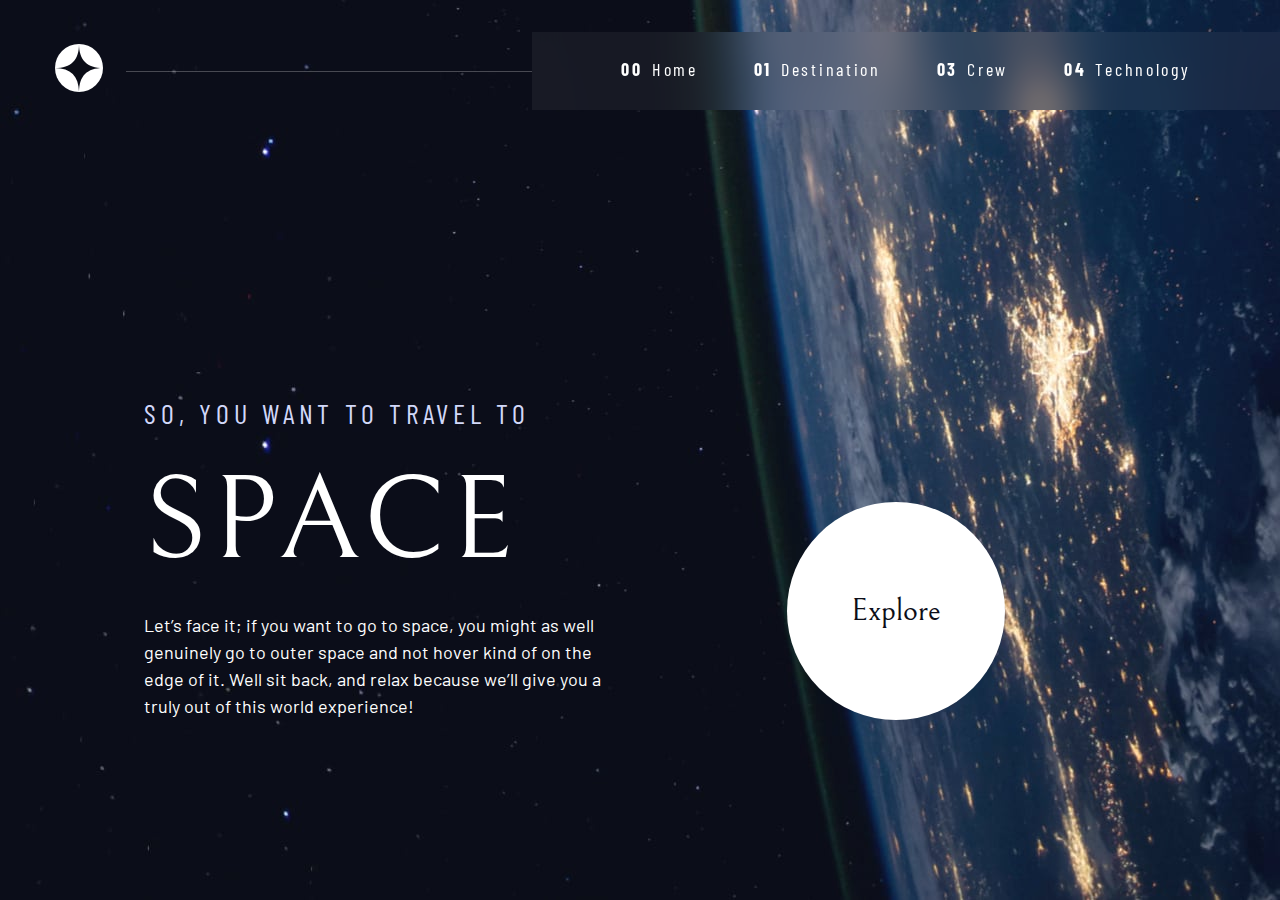
<file: index.html>
<!DOCTYPE html>
<html lang="en">
<head>
  <meta charset="UTF-8">
  <meta name="viewport" content="width=device-width, initial-scale=1.0">

  <link rel="icon" type="image/png" sizes="32x32" href="./assets/favicon-32x32.png">
  
  <!-- Google fonts-->
  <link rel="preconnect" href="https://fonts.googleapis.com">
  <link rel="preconnect" href="https://fonts.gstatic.com" crossorigin>
  <link href="https://fonts.googleapis.com/css2?family=Barlow+Condensed:wght@400;700&family=Bellefair&family=Barlow:wght@400;700&display=swap" rel="stylesheet">

  <!-- Custom CSS -->
  <link rel="stylesheet" href="styles.css">
  <script src="navigation.js" defer></script>

  
  <title>Frontend Mentor | Space tourism website</title>
</head>
<body class="home" >

  <header class="primary-header flex ">
    <div>
      <img src="./assets/shared/logo.svg" alt="" class="logo">
    </div>
  
    <button class="mobile-nav-toggle" aria-controls="primary-navigation"><span class="sr-only" aria-expanded="false"> Menu</span></button>

    <nav>
      <ul class="primary-navigation underline-indicators flex" data-visible = "false">
          <li><a class="ff-sans-cond uppercase, text-white letter-spacing-2" href="index.html"><span aria-hidden="true">00</span>Home</a></li>
          <li><a class="ff-sans-cond uppercase, text-white letter-spacing-2"href="destination.html"><span aria-hidden="true">01</span>Destination</a></li>
          <li><a class="ff-sans-cond uppercase, text-white letter-spacing-2" href="crew.html"><span aria-hidden="true">03</span>Crew</a></li>
          <li><a class="ff-sans-cond uppercase, text-white letter-spacing-2" href="technology.html"><span aria-hidden="true">04</span>Technology</a></li>
      </ul>
    </nav>
  </header>

  <main id="main" class="grid-container grid-container--home">

    <div>
      <h1 class="text-light fs-500 ff-sans-cond uppercase letter-spacing-1">So, you want to travel to
        <span class="fs-900 ff-serif text-white d-block">Space</span></h1>
        <p>Let’s face it; if you want to go to space, you might as well genuinely go to 
          outer space and not hover kind of on the edge of it. Well sit back, and relax 
          because we’ll give you a truly out of this world experience!
        </p>
    </div>
  

    <!-- explore button -->
   <div>
    <a href="destination.html" class="large-button ff-serif text-dark bg-white">Explore</a>
   </div>
  </main>
 

</body>
</html>
</file>
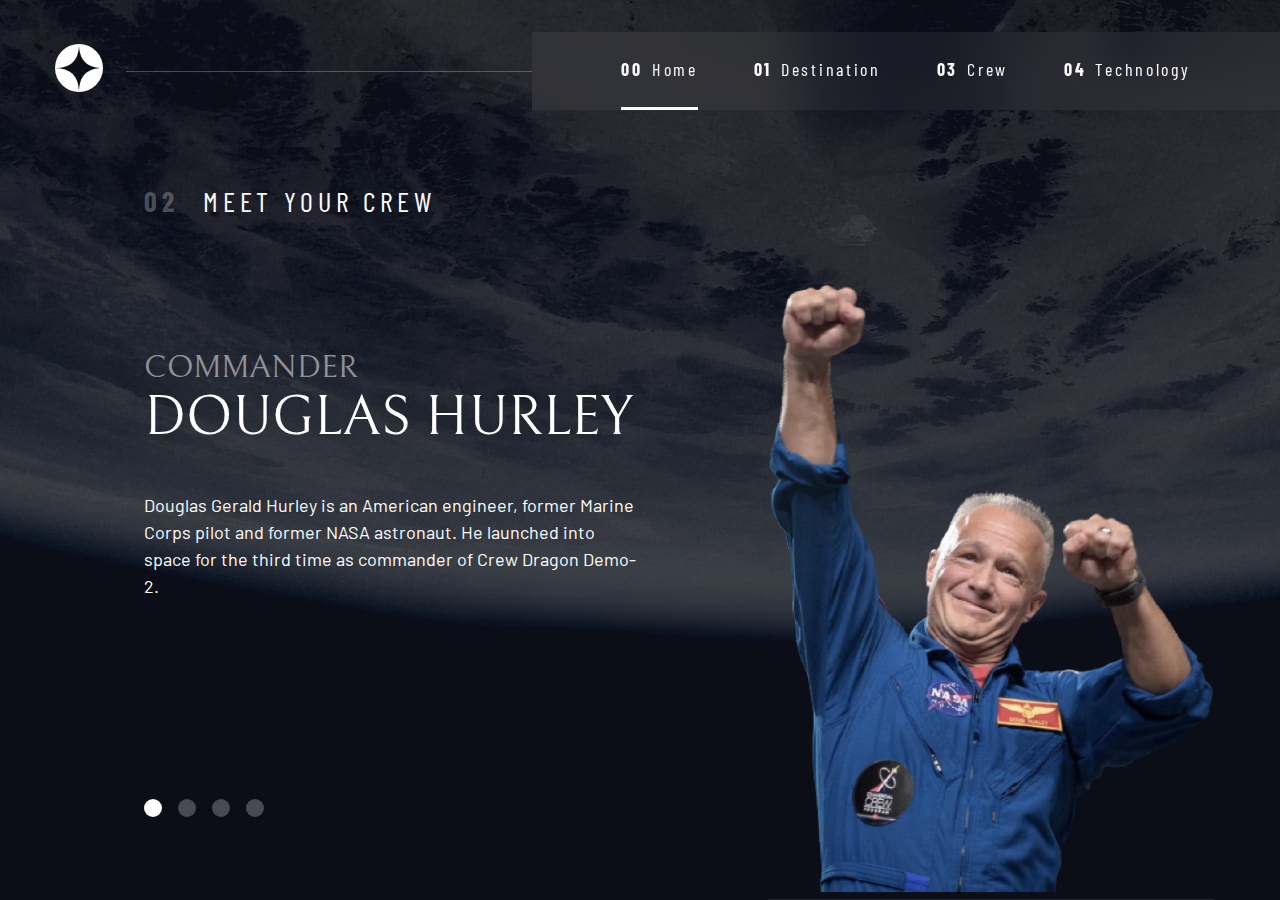
<file: crew.html>
<!DOCTYPE html>
<html lang="en">
  <head>
    <meta charset="UTF-8" />
    <meta name="viewport" content="width=device-width, initial-scale=1.0" />

    <link
      rel="icon"
      type="image/png"
      sizes="32x32"
      href="./assets/favicon-32x32.png"
    />

    <!-- Google fonts-->
    <link rel="preconnect" href="https://fonts.googleapis.com" />
    <link rel="preconnect" href="https://fonts.gstatic.com" crossorigin />
    <link
      href="https://fonts.googleapis.com/css2?family=Barlow+Condensed:wght@400;700&family=Bellefair&family=Barlow:wght@400;700&display=swap"
      rel="stylesheet"
    />

    <!-- Custom CSS -->
    <link rel="stylesheet" href="styles.css" />
    <script src="tabs.js" defer></script>
    <script src="navigation.js" defer></script>

    <title>Frontend Mentor | Space tourism website</title>
  </head>

  <body class="crew">
    <header class="primary-header flex">
      <div>
        <img src="./assets/shared/logo.svg" alt="" class="logo" />
      </div>

      <button class="mobile-nav-toggle" aria-controls="primary-navigation">
        <span class="sr-only" aria-expanded="false"> Menu</span>
      </button>

      <nav>
        <ul
          class="primary-navigation underline-indicators flex"
          data-visible="false"
        >
          <li class="active">
            <a
              class="ff-sans-cond uppercase, text-white letter-spacing-2"
              href="index.html"
              ><span aria-hidden="true">00</span>Home</a
            >
          </li>
          <li>
            <a
              class="ff-sans-cond uppercase, text-white letter-spacing-2"
              href="destination.html"
              ><span aria-hidden="true">01</span>Destination</a
            >
          </li>
          <li>
            <a
              class="ff-sans-cond uppercase, text-white letter-spacing-2"
              href="crew.html"
              ><span aria-hidden="true">03</span>Crew</a
            >
          </li>
          <li>
            <a
              class="ff-sans-cond uppercase, text-white letter-spacing-2"
              href="technology.html"
              ><span aria-hidden="true">04</span>Technology</a
            >
          </li>
        </ul>
      </nav>
    </header>

    <main id="main" class="grid-container grid-container--crew flow">
      <h1 class="numbered-title">
        <span aria-hidden="true">02</span> Meet your crew
      </h1>

      <div
        class="dot-indicators flex"
        role="tablist"
        aria-label="crew member list"
      >
        <button
          aria-selected="true"
          aria-controls="commander-tab"
          role="tab"
          data-image="commander-image"
          tabindex="0"
        >
          <span class="sr-only">The commander</span>
        </button>
        <button
          aria-selected="false"
          aria-controls="mission-tab"
          role="tab"
          data-image="mission-image"
          tabindex="-1"
        >
          <span class="sr-only">The mission specialist</span>
        </button>
        <button
          aria-selected="false"
          aria-controls="pilot-tab"
          role="tab"
          data-image="pilot-image"
          tabindex="-1"
        >
          <span class="sr-only">The pilot</span>
        </button>
        <button
          aria-selected="false"
          aria-controls="crew-tab"
          role="tab"
          data-image="crew-image"
          tabindex="-1"
        >
          <span class="sr-only">The crew engineer</span>
        </button>
      </div>

      <!-- commander -->
      <article
        class="crew-details flow"
        id="commander-tab"
        role="tabpanel"
        tabindex="0"
      >
        <header class="flow flow--space-small">
          <h2 class="fs-600 ff-serif uppercase">Commander</h2>
          <p class="fs-700 uppercase ff-serif">Douglas Hurley</p>
        </header>
        <p>
          Douglas Gerald Hurley is an American engineer, former Marine Corps
          pilot and former NASA astronaut. He launched into space for the third
          time as commander of Crew Dragon Demo-2.
        </p>
      </article>

      <!-- mission specialist -->
      <article
        hidden
        class="crew-details flow"
        id="mission-tab"
        role="tabpanel"
        tabindex="0"
      >
        <header class="flow flow--space-small">
          <h2 class="fs-600 ff-serif uppercase">Mission Specialist</h2>
          <p class="fs-700 uppercase ff-serif">Mark SHuttleworth</p>
        </header>
        <p>
          Mark Richard Shuttleworth is the founder and CEO of Canonical, the
          company behind the Linux-based Ubuntu operating system. Shuttleworth
          became the first South African to travel to space as a space tourist.
        </p>
      </article>

      <!-- pilot -->
      <article
        hidden
        class="crew-details flow"
        id="pilot-tab"
        role="tabpanel"
        tabindex="0"
      >
        <header class="flow flow--space-small">
          <h2 class="fs-600 ff-serif uppercase">Pilot</h2>
          <p class="fs-700 uppercase ff-serif">Victor Glover</p>
        </header>
        <p>
          Pilot on the first operational flight of the SpaceX Crew Dragon to the
          International Space Station. Glover is a commander in the U.S. Navy
          where he pilots an F/A-18.He was a crew member of Expedition 64, and
          served as a station systems flight engineer.
        </p>
      </article>

      <!-- engineer -->
      <article
        hidden
        class="crew-details flow"
        id="crew-tab"
        role="tabpanel"
        tabindex="0"
      >
        <header class="flow flow--space-small">
          <h2 class="fs-600 ff-serif uppercase">Flight Engineer</h2>
          <p class="fs-700 uppercase ff-serif">Anousheh Ansari</p>
        </header>
        <p>
          Anousheh Ansari is an Iranian American engineer and co-founder of
          Prodea Systems. Ansari was the fourth self-funded space tourist, the
          first self-funded woman to fly to the ISS, and the first Iranian in
          space.
        </p>
      </article>

      <picture id="commander-image">
        <source
          srcset="assets/crew/image-douglas-hurley.webp"
          type="image/webp"
        />
        <img src="assets/crew/image-douglas-hurley.png" alt="Douglas Hurley" />
      </picture>
      <picture hidden id="mission-image">
        <source
          srcset="assets/crew/image-mark-shuttleworth.webp"
          type="image/webp"
        />
        <img
          src="assets/crew/image-mark-shuttleworth.png"
          alt="Douglas Hurley"
        />
      </picture>
      <picture hidden id="pilot-image">
        <source
          srcset="assets/crew/image-victor-glover.webp"
          type="image/webp"
        />
        <img src="assets/crew/image-victor-glover.png" alt="Douglas Hurley" />
      </picture>
      <picture hidden id="crew-image">
        <source
          srcset="assets/crew/image-anousheh-ansari.webp"
          type="image/webp"
        />
        <img src="assets/crew/image-anousheh-ansari.png" alt="Douglas Hurley" />
      </picture>
    </main>
  </body>
</html>
</file>
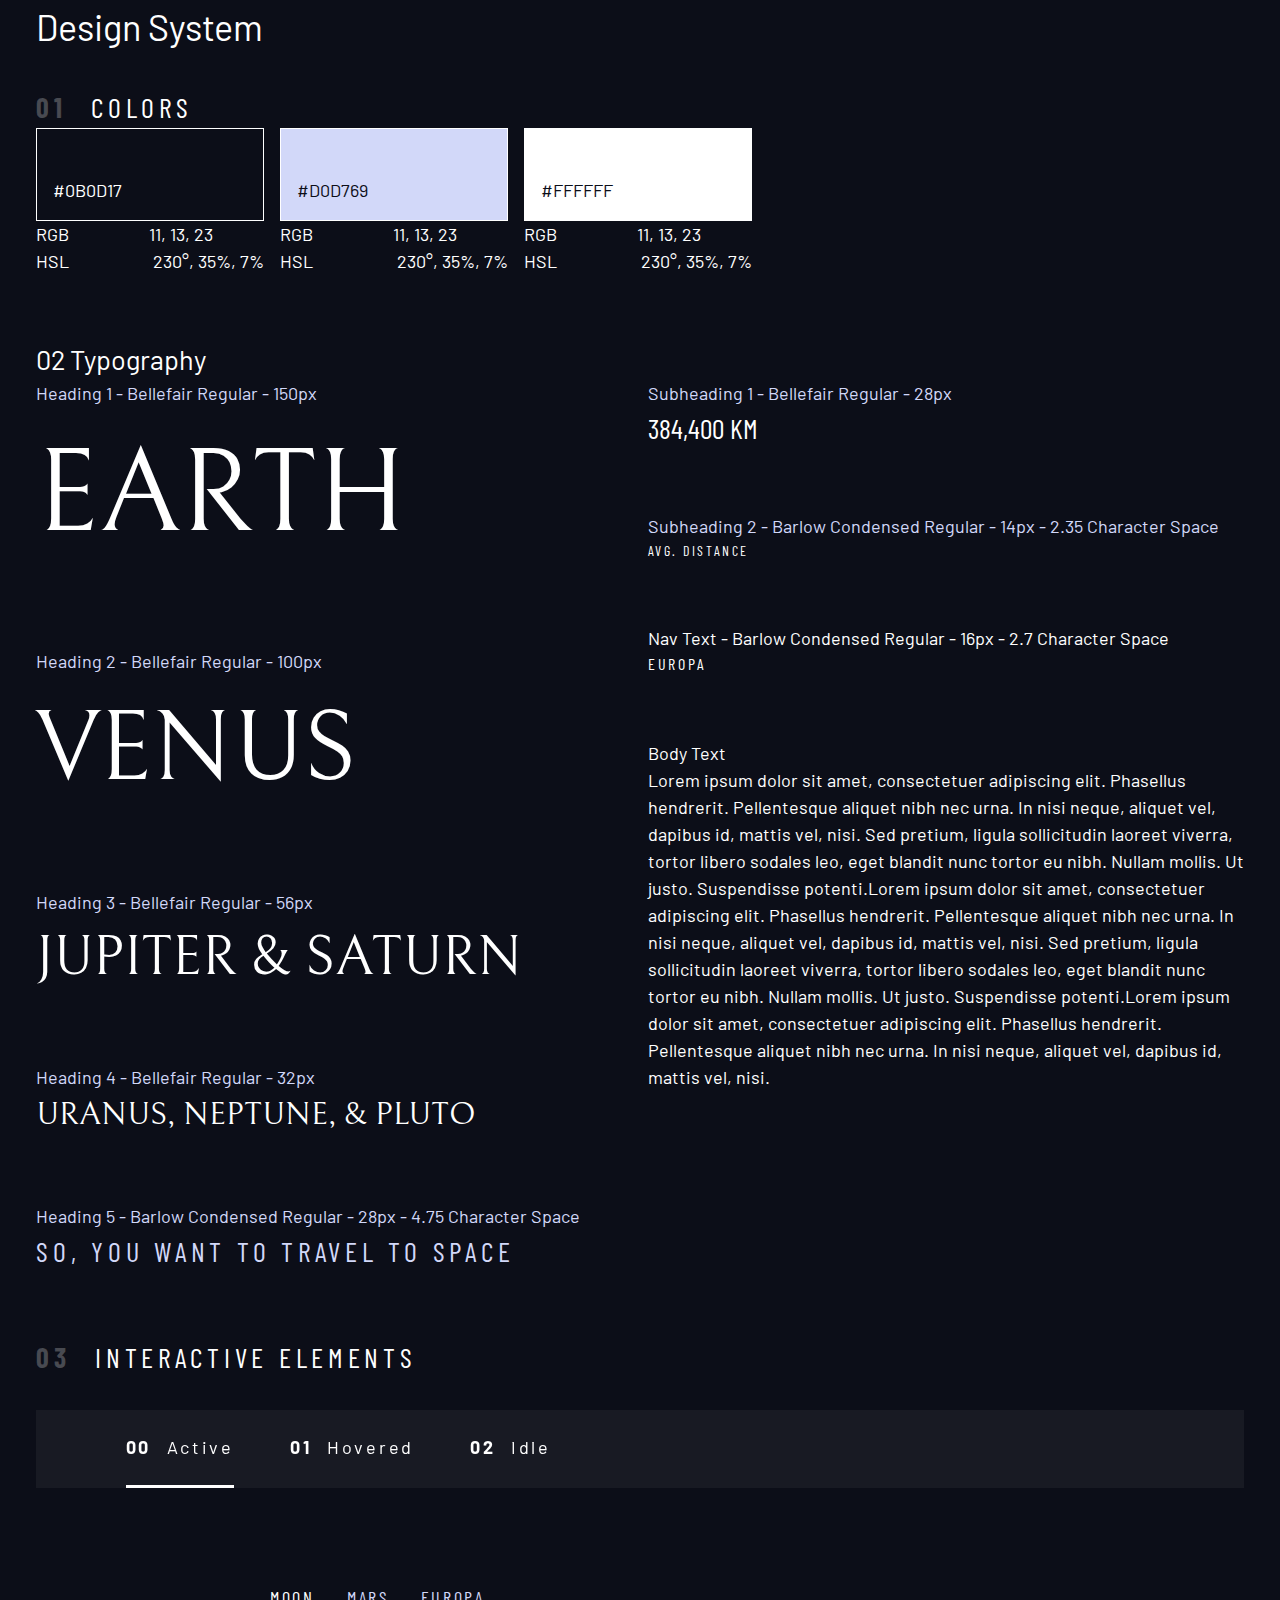
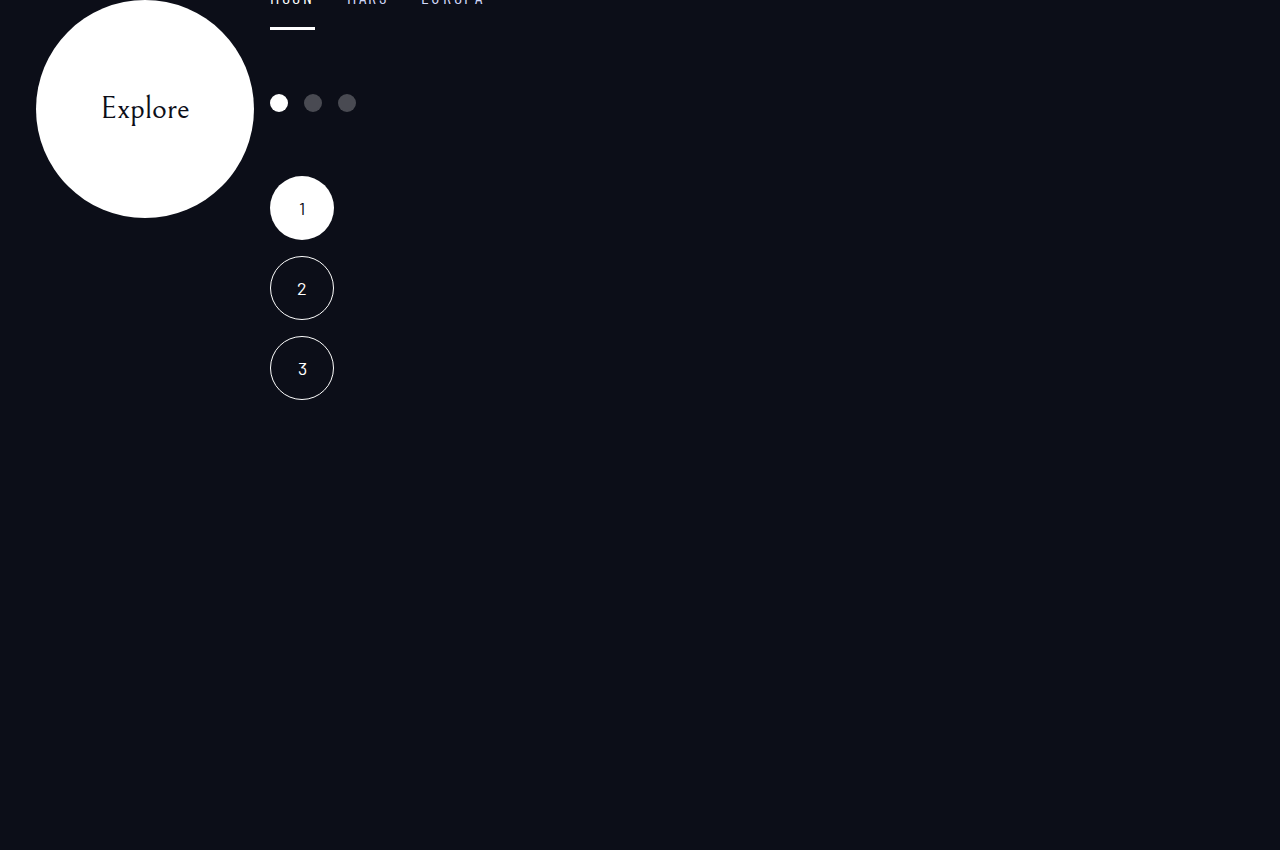
<file: design-system.html>
<!DOCTYPE html>
<html lang="en">
<head>
    <meta charset="UTF-8">
    <meta http-equiv="X-UA-Compatible" content="IE=edge">
    <meta name="viewport" content="width=device-width, initial-scale=1.0">
    <title>Design-html</title>
    <link rel="stylesheet" href="styles.css">
    <link rel="preconnect" href="https://fonts.googleapis.com">
    <link rel="preconnect" href="https://fonts.gstatic.com" crossorigin>
    <link href="https://fonts.googleapis.com/css2?family=Barlow+Condensed:wght@400;700&family=Bellefair&family=Barlow:wght@400;700&display=swap"
        rel="stylesheet">
</head>
<body class="bg-dark text-white">
    <div class="container">
        <h1>Design System</h1>

        <section id="colors">
            <h2 class="numbered-title"><span>01</span> colors</h2>
                
                <div class="flex" style="grid-template-columns: 1fr 1fr 1fr;">
                    <div>
                        <div class="bg-dark text-white" style="padding: 3rem 1rem 1rem; border: 1px solid white">
                            #0B0D17
                        </div>
                        <p><span class="text-accent"  style="padding-right: 5rem;">RGB</span>11, 13, 23</p>
                        <p><span class="text-accent" style="padding-right: 5rem;">HSL</span> 230°, 35%, 7%</p>
                    </div>
    
                    <div>
                        <div class="bg-light text-dark" style="padding: 3rem 1rem 1rem; border: 1px solid white">
                            #D0D769
                        </div>
                        <p><span class="text-accent"  style="padding-right: 5rem;">RGB</span>11, 13, 23</p>
                        <p><span class="text-accent" style="padding-right: 5rem;">HSL</span> 230°, 35%, 7%</p>
                    </div>
                    <div>
    
                        <div class="bg-white text-dark" style="padding: 3rem 1rem 1rem; border: 1px solid white">
                            #FFFFFF
                        </div>
                        <p><span class="text-accent"  style="padding-right: 5rem;">RGB</span>11, 13, 23</p>
                        <p><span class="text-accent" style="padding-right: 5rem;">HSL</span> 230°, 35%, 7%</p>
                    </div>
                </div>

            </section>

            <section id="typography"  style="margin: 4rem 0">
                <h2><span>02 </span>Typography</h2>
                <div class="flex">
                    <div class="flow" style="flex-basis: 100%; --flow-space:4rem">
                        <div> 
                            <p  class="text-light">Heading 1 - Bellefair Regular - 150px</p>
                            <p class="fs-900 ff-serif uppercase">Earth</p>
                        </div>
                        <div> 
                            <p class="text-light">Heading 2 - Bellefair Regular - 100px</p>
                            <p class="fs-800 ff-serif uppercase">Venus</p>
                        </div>
                        <div> 
                            <p class="text-light">Heading 3 - Bellefair Regular - 56px</p>
                            <p class="fs-700 ff-serif uppercase">Jupiter & Saturn</p>
                        </div>
                        <div> 
                            <p class="text-light">Heading 4 - Bellefair Regular - 32px</p>
                            <p class="fs-600 ff-serif uppercase">Uranus, Neptune, & Pluto</p>
                        </div>
                        <div> 
                            <p class="text-light">Heading 5 - Barlow Condensed Regular - 28px - 4.75 Character Space</p>
                            <p class="text-light fs-500 ff-sans-cond uppercase letter-spacing-1" >So, you want to travel to space</p>
                        </div>
                    
                    </div>
                    
                    <div class="flow" style="flex-basis: 100%; --flow-space: 4rem;">
                        <div> 
                            <p class="text-light">Subheading 1 - Bellefair Regular - 28px</p>
                            <p class="fs-500 uppercase ff-sans-cond ">384,400 km</p>
                        </div>
                        <div> 
                            <p class="text-light">Subheading 2 - Barlow Condensed Regular - 14px - 2.35 Character Space</p>
                            <p class="fs-200 uppercase ff-sans-cond letter-spacing-3">Avg. Distance</p>
                        </div>
                        <div> 
                            <p class="text-light"></p>Nav Text - Barlow Condensed Regular - 16px - 2.7 Character Space</p>
                            <p class="fs-300 uppercase ff-sans-cond letter-spacing-2">Europa</p>
                        </div>
                        <div> 
                            <p class="text-accent"></p>Body Text</p>
                            <p>Lorem ipsum dolor sit amet, consectetuer adipiscing elit. Phasellus hendrerit. Pellentesque aliquet nibh nec urna. In nisi neque, aliquet vel, dapibus id, mattis vel, nisi. Sed pretium, ligula sollicitudin laoreet viverra, tortor libero sodales leo, eget blandit nunc tortor eu nibh. Nullam mollis. Ut justo. Suspendisse potenti.Lorem ipsum dolor sit amet, consectetuer adipiscing elit. Phasellus hendrerit. Pellentesque aliquet nibh nec urna. In nisi neque, aliquet vel, dapibus id, mattis vel, nisi. Sed pretium, ligula sollicitudin laoreet viverra, tortor libero sodales leo, eget blandit nunc tortor eu nibh. Nullam mollis. Ut justo. Suspendisse potenti.Lorem ipsum dolor sit amet, consectetuer adipiscing elit. Phasellus hendrerit. Pellentesque aliquet nibh nec urna. In nisi neque, aliquet vel, dapibus id, mattis vel, nisi. </p>
                        </div>
                    </div>
                </div>
            </section>

            <section class="flow" id="interactive-elements">
                <h2 class="numbered-title"><span>03</span> Interactive elements</h2>
                
                <!-- navigation -->
                <div>
                    <nav>
                        <ul class="primary-navigation underline-indicators flex">
                            <li class="active"><a class="uppercase, text-white letter-spacing-2" href="#"><span>00</span> Active</a></li>
                            <li><a class="uppercase, text-white letter-spacing-2"href="#"><span>01</span> Hovered</a></li>
                            <li><a class="uppercase, text-white letter-spacing-2" href="#"><span>02</span> Idle</a></li>
                        </ul>
                    </nav>
                </div>
                
                <div class="flex" style="margin-top: 5rem;">
                    <div>
                        <!-- explore button -->
                        <a href="#" class="large-button ff-serif text-dark fs-600 bg-white">Explore</a>
                    </div>
                    
                    <div class="flow" style = "margin-bottom: 50vh; --flow-space:4rem">
                        <!-- Tabs -->
                        <div class="tab-list underline-indicators flex">
                            <button aria-selected="true" class="uppercase ff-sans-cond text-light letter-spacing-2">Moon</button>
                            <button aria-selected="false" class="uppercase ff-sans-cond text-light letter-spacing-2">Mars</button>
                            <button aria-selected="false" class="uppercase ff-sans-cond text-light letter-spacing-2">Europa</button>
                        </div>
                        
                        <!-- Dots -->
                        <div class="dot-indicators flex">
                            <button aria-selected="true"><span class="sr-only">Slide Title</span></button>
                            <button aria-selected="false"><span class="sr-only">Slide Title</span></button>
                            <button aria-selected="false"><span class="sr-only">Slide Title</span></button>
                        </div>
                        
                        <!-- Numbers -->
                        <div class="numberedTitle-indicators flex">
                            <button aria-selected="true"><span class="sr-only">numbered Title</span>1</button>
                            <button aria-selected="false"><span class="sr-only">numbered Title</span>2</button>
                            <button aria-selected="false"><span class="sr-only">numbered Title</span>3</button>
                        </div>
                    </div>
                </div>
                
            </section>
            
    </div>
</body>
</html>
</file>
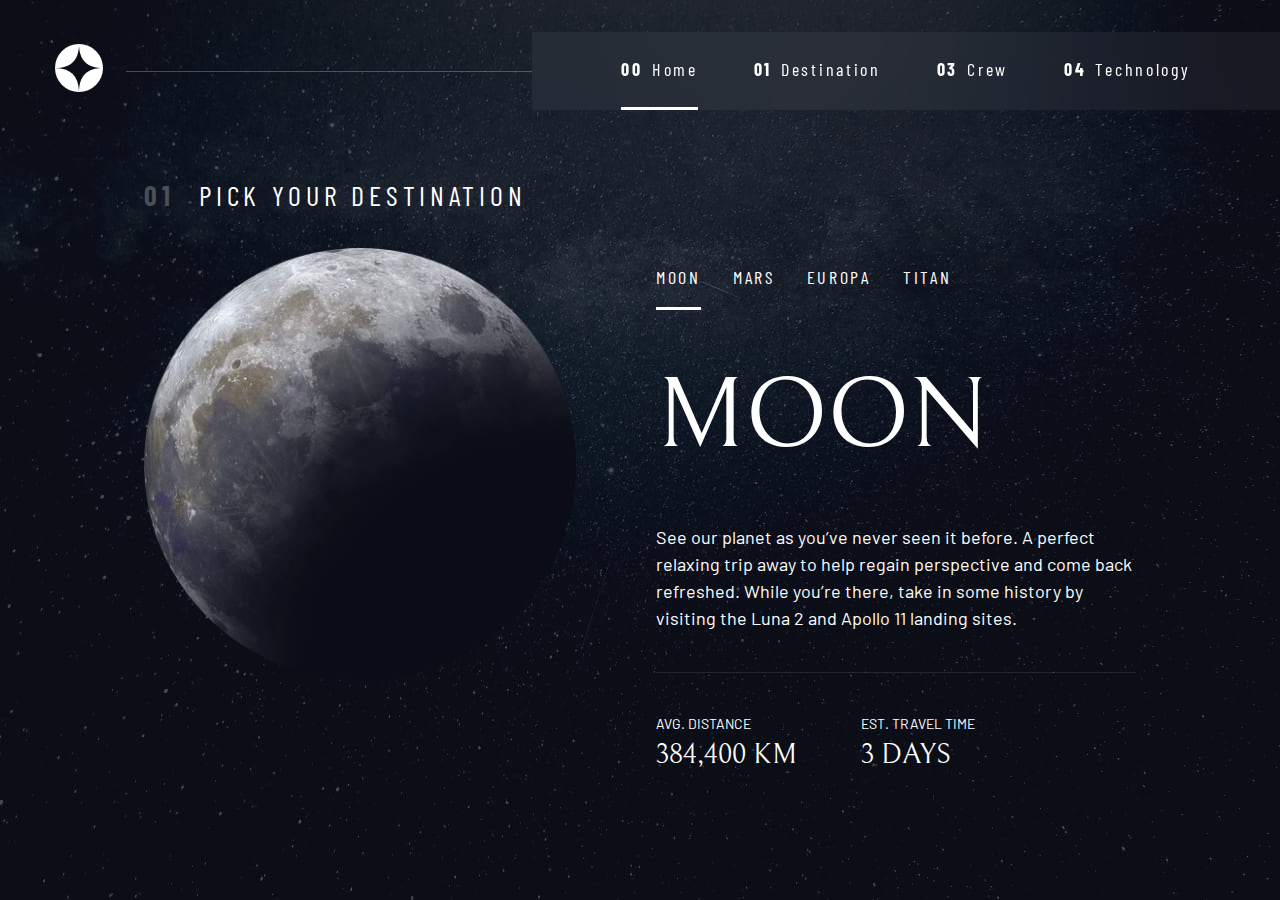
<file: destination.html>
<!DOCTYPE html>
<html lang="en">

<head>
  <meta charset="UTF-8">
  <meta name="viewport" content="width=device-width, initial-scale=1.0">

  <link rel="icon" type="image/png" sizes="32x32" href="./assets/favicon-32x32.png">

  <!-- Google fonts-->
  <link rel="preconnect" href="https://fonts.googleapis.com">
  <link rel="preconnect" href="https://fonts.gstatic.com" crossorigin>
  <link
    href="https://fonts.googleapis.com/css2?family=Barlow+Condensed:wght@400;700&family=Bellefair&family=Barlow:wght@400;700&display=swap"
    rel="stylesheet">

  <!-- Custom CSS -->
  <link rel="stylesheet" href="styles.css">
  <script src="navigation.js" defer></script>
  <script src="tabs.js" defer></script>


  <title>Frontend Mentor | Space tourism website</title>
</head>

<body class="destination">

  <header class="primary-header flex ">
    <div>
      <img src="./assets/shared/logo.svg" alt="" class="logo">
    </div>

    <button class="mobile-nav-toggle" aria-controls="primary-navigation"><span class="sr-only"
        aria-expanded="false">Menu</span></button>

    <nav>
      <ul class="primary-navigation underline-indicators flex" data-visible="false">
        <li class="active"><a class="ff-sans-cond uppercase, text-white letter-spacing-2" href="index.html"><span
              aria-hidden="true">00</span>Home</a></li>
        <li><a class="ff-sans-cond uppercase, text-white letter-spacing-2" href="destination.html"><span
              aria-hidden="true">01</span>Destination</a></li>
        <li><a class="ff-sans-cond uppercase, text-white letter-spacing-2" href="crew.html"><span
              aria-hidden="true">03</span>Crew</a></li>
        <li><a class="ff-sans-cond uppercase, text-white letter-spacing-2" href="technology.html"><span
              aria-hidden="true">04</span>Technology</a></li>
      </ul>
    </nav>
  </header>

  <main id="main" class="grid-container grid-container--destination flow">
    <h1 class="numbered-title"><span aria-hidden="true">01</span> pick your destination</h1>

    <picture id="moon-image">
      <source srcset="assets/destination/image-moon.webp" type="image/webp">
      <img src="assets/destination/image-moon.png" alt="the moon">
    </picture>
    <picture id="mars-image" hidden>
      <source srcset="assets/destination/image-mars.webp" type="image/webp">
      <img src="assets/destination/image-mars.png" alt="the planet mars">
    </picture>
    <picture id="europa-image" hidden>
      <source srcset="assets/destination/image-europa.webp" type="image/webp">
      <img src="assets/destination/image-europa.png" alt="the planet europa">
    </picture>
    <picture id="titan-image" hidden>
      <source srcset="assets/destination/image-titan.webp" type="image/webp">
      <img src="assets/destination/image-titan.png" alt="the moon titan">
    </picture>


    <div class="tab-list underline-indicators flex" role="tablist" aria-label="destination list">
      <button aria-selected="true" role="tab" aria-controls="moon-tab"
        class="uppercase ff-sans-cond text-white letter-spacing-2" tabindex="0" data-image="moon-image">Moon</button>
      <button aria-selected="false" role="tab" aria-controls="mars-tab"
        class="uppercase ff-sans-cond text-white letter-spacing-2" tabindex="-1" data-image="mars-image">Mars</button>
      <button aria-selected="false" role="tab" aria-controls="europa-tab"
        class="uppercase ff-sans-cond text-white letter-spacing-2" tabindex="-1"
        data-image="europa-image">Europa</button>
      <button aria-selected="false" role="tab" aria-controls="titan-tab"
        class="uppercase ff-sans-cond text-white letter-spacing-2" tabindex="-1" data-image="titan-image">Titan</button>
    </div>

    <!-- The moon -->
    <article class="destination-info flow" id="moon-tab" tabindex="0" role="tabpanel">
      <h2 class="fs-800 uppercase ff-serif">Moon</h2>

      <p>See our planet as you’ve never seen it before. A perfect relaxing trip away to help
        regain perspective and come back refreshed. While you’re there, take in some history
        by visiting the Luna 2 and Apollo 11 landing sites.</p>

      <div class="destination-meta flex">
        <div>
          <h3 class="text-accent fs-200 uppercase">Avg. distance</h3>
          <p class="ff-serif uppercase">384,400 km</p>
        </div>
        <div>
          <h3 class="text-accent fs-200 uppercase">Est. travel time</h3>
          <p class="ff-serif uppercase">3 days</p>
        </div>
      </div>
    </article>

    <!-- Mars -->
    <article hidden class="destination-info flow" id="mars-tab" tabindex="0" role="tabpanel">
      <h2 class="fs-800 uppercase ff-serif">Mars</h2>

      <p>Don’t forget to pack your hiking boots. You’ll need them to tackle Olympus Mons,
        the tallest planetary mountain in our solar system. It’s two and a half times
        the size of Everest!</p>

      <div class="destination-meta flex">
        <div>
          <h3 class="text-accent fs-200 uppercase">Avg. distance</h3>
          <p class="ff-serif uppercase">225 mil. km</p>
        </div>
        <div>
          <h3 class="text-accent fs-200 uppercase">Est. travel time</h3>
          <p class="ff-serif uppercase">9 months</p>
        </div>
      </div>
    </article>

    <!-- Europa -->
    <article hidden class="destination-info flow" id="europa-tab" tabindex="0" role="tabpanel">
      <h2 class="fs-800 uppercase ff-serif">Europa</h2>

      <p>The smallest of the four Galilean moons orbiting Jupiter, Europa is a
        winter lover’s dream. With an icy surface, it’s perfect for a bit of
        ice skating, curling, hockey, or simple relaxation in your snug
        wintery cabin.</p>
      <div class="destination-meta flex">
        <div>
          <h3 class="text-accent fs-200 uppercase">Avg. distance</h3>
          <p class="ff-serif uppercase">628 mil. km</p>
        </div>
        <div>
          <h3 class="text-accent fs-200 uppercase">Est. travel time</h3>
          <p class="ff-serif uppercase">3 years</p>
        </div>
      </div>
    </article>

    <!-- Titan -->
    <article hidden class="destination-info flow" id="titan-tab" tabindex="0" role="tabpanel">
      <h2 class="fs-800 uppercase ff-serif">Titan</h2>

      <p>The only moon known to have a dense atmosphere other than Earth, Titan
        is a home away from home (just a few hundred degrees colder!). As a
        bonus, you get striking views of the Rings of Saturn.</p>

      <div class="destination-meta flex">
        <div>
          <h3 class="text-accent fs-200 uppercase">Avg. distance</h3>
          <p class="ff-serif uppercase">1.6 bil. km</p>
        </div>
        <div>
          <h3 class="text-accent fs-200 uppercase">Est. travel time</h3>
          <p class="ff-serif uppercase">7 years</p>
        </div>
      </div>
    </article>

  </main>

  <body>
  </body>

</html>
</file>
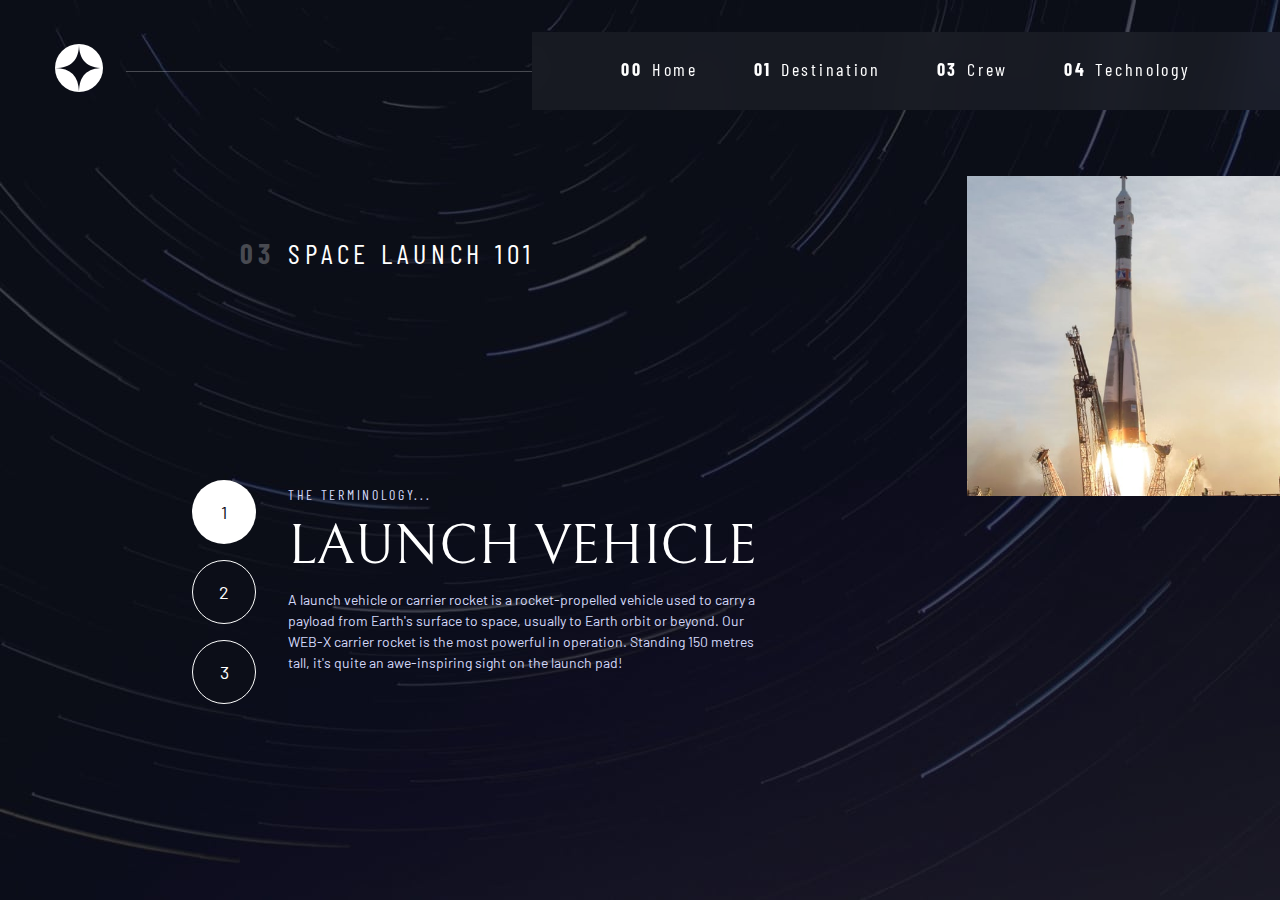
<file: technology.html>
<!DOCTYPE html>
<html lang="en">
<head>
  <meta charset="UTF-8">
  <meta name="viewport" content="width=device-width, initial-scale=1.0">

  <link rel="icon" type="image/png" sizes="32x32" href="./assets/favicon-32x32.png">
  
  <!-- Google fonts-->
  <link rel="preconnect" href="https://fonts.googleapis.com">
  <link rel="preconnect" href="https://fonts.gstatic.com" crossorigin>
  <link href="https://fonts.googleapis.com/css2?family=Barlow+Condensed:wght@400;700&family=Bellefair&family=Barlow:wght@400;700&display=swap" rel="stylesheet">

  <!-- Custom CSS -->
  <link rel="stylesheet" href="styles.css">
  <script src="navigation.js" defer></script>
  <script src="tabs.js" defer></script>

  
  <title>Frontend Mentor | Space tourism website</title>
</head>
<body class="technology" >

  <header class="primary-header flex ">
    <div>
      <img src="./assets/shared/logo.svg" alt="" class="logo">
    </div>
  
    <button class="mobile-nav-toggle" aria-controls="primary-navigation"><span class="sr-only" aria-expanded="false"> Menu</span></button>

    <nav>
      <ul class="primary-navigation underline-indicators flex" data-visible = "false">
          <li><a class="ff-sans-cond uppercase, text-white letter-spacing-2" href="index.html"><span aria-hidden="true">00</span>Home</a></li>
          <li><a class="ff-sans-cond uppercase, text-white letter-spacing-2"href="destination.html"><span aria-hidden="true">01</span>Destination</a></li>
          <li><a class="ff-sans-cond uppercase, text-white letter-spacing-2" href="crew.html"><span aria-hidden="true">03</span>Crew</a></li>
          <li><a class="ff-sans-cond uppercase, text-white letter-spacing-2" href="technology.html"><span aria-hidden="true">04</span>Technology</a></li>
      </ul>
    </nav>
  </header>

  <main class="flow grid grid-container--tech grid-container--technology">
    <h1 class="numbered-title"><span aria-hidden="true">03</span>Space launch 101</h1>
    <div class="numberedTitle-indicators flex" role="tablist" aria-label="Technologies">
      <button aria-selected="true" tabindex="0" aria-controls="launchvehicle-tab" role="tab" data-image="launchvehicle-image"><span class="sr-only" >numbered Title</span>1</button>
      <button aria-selected="false" tabindex="-1" aria-controls="capsule-tab" role="tab" data-image="capsule-image"><span class="sr-only" >numbered Title</span>2</button>
      <button aria-selected="false" tabindex="-1" aria-controls="spaceport-tab" data-image="spaceport-image" role="tab"><span class="sr-only">numbered Title</span>3</button>
    </div>

    <!-- launch vehicle -->
   <article role="tabpanel" tabindex="0" id="launchvehicle-tab">
    <h1 class="letter-spacing-2 ff-sans-cond fs-200 uppercase text-light">The terminology...</h1>
    <h2 class="uppercase fs-700 ff-serif text-white">Launch vehicle</h2>

    
    <p class="text-light fs-200">A launch vehicle or carrier rocket is a rocket-propelled vehicle used to carry a 
      payload from Earth's surface to space, usually to Earth orbit or beyond. Our 
      WEB-X carrier rocket is the most powerful in operation. Standing 150 metres tall, 
      it's quite an awe-inspiring sight on the launch pad!</p>
   </article>
   
   <!-- Capsule -->
   <article hidden role="tabpanel" tabindex="0" id="capsule-tab">
    <h1 class="letter-spacing-2 ff-sans-cond fs-200 uppercase text-light">The terminology...</h1>
    <h2 class="uppercase fs-700 ff-serif text-white"> Space capsule</h2>

    
    <p class="text-light fs-200">A space capsule is an often-crewed spacecraft that uses a blunt-body reentry 
      capsule to reenter the Earth's atmosphere without wings. Our capsule is where 
      you'll spend your time during the flight. It includes a space gym, cinema, 
      and plenty of other activities to keep you entertained.</p>
   </article>

   <!-- Spaceport -->
   <article hidden role="tabpanel" tabindex="0" id="spaceport-tab">
    <h1 class="letter-spacing-2 ff-sans-cond fs-200 uppercase text-light">The terminology...</h1>
    <h2 class="uppercase fs-700 ff-serif text-white">spaceport</h2>

    
    <p class="text-light fs-200">A spaceport or cosmodrome is a site for launching (or receiving) spacecraft, 
      by analogy to the seaport for ships or airport for aircraft. Based in the 
      famous Cape Canaveral, our spaceport is ideally situated to take advantage 
      of the Earth’s rotation for launch.</p>
   </article>

    <picture id="launchvehicle-image">
      <img src="assets/technology/image-launch-vehicle-landscape.jpg" alt="Launch Vehicle" class="image1">
      <img src="assets/technology/image-launch-vehicle-portrait.jpg" alt="Launch Vehicle" class="image2">
    </picture>

    <picture hidden id="capsule-image">
      <img src="assets/technology/image-space-capsule-landscape.jpg" alt="space capsule" class="image1">
      <img src="assets/technology/image-space-capsule-portrait.jpg" alt="capsule" class="image2">
    </picture>

    <picture hidden id="spaceport-image">
      <img src="assets/technology/image-spaceport-landscape.jpg" alt="space" class="image1">
      <img src="assets/technology/image-spaceport-portrait.jpg" alt="Launch Vehicle" class="image2">
    </picture>

    
  </main>
</body>
</html>
</file>
<file: styles.css>
/* Custom properties */
:root {
  --clr-dark: 230 35% 7%;
  --clr-light: 231 77% 90%;
  --clr-white: 0 0% 100%;

  /* font-sizes */
  --fs-900: clamp(5rem, 8vw + 1rem, 9.375rem);
  --fs-800: 3.5rem;
  --fs-700: 1.5rem;
  --fs-600: 1rem;
  --fs-500: 1rem;
  --fs-400: 0.9375rem;
  --fs-300: 1rem;
  --fs-200: 0.875rem;

  /* font-families */
  --ff-serif: "Bellefair", serif;
  --ff-sans-cond: "Barlow Condensed", sans-serif;
  --ff-sans-normal: "Barlow", sans-serif;
}

@media (min-width: 35em) {
  :root {
    --fs-800: 5rem;
    --fs-700: 2.5rem;
    --fs-600: 1.5rem;
    --fs-500: 1.25rem;
    --fs-400: 1rem;
  }
}

@media (min-width: 45em) {
  :root {
    /* font-sizes */
    --fs-800: 6.25rem;
    --fs-700: 3.5rem;
    --fs-600: 2rem;
    --fs-500: 1.75rem;
    --fs-400: 1.125rem;
  }
}

/* Box sizing rules */
*,
*::before,
*::after {
  box-sizing: border-box;
}

/* Remove default margin */
body,
h1,
h2,
h3,
h4,
h5,
p,
figure,
picture {
  margin: 0;
}

body,
h1,
h2,
h3,
h4,
h5,
p {
  font-weight: 400;
}

body {
  font-family: var(--ff-sans-normal);
  font-size: var(--fs-400);
  color: hsl(var(--clr-white));
  background-color: hsl(var(--clr-dark));
  line-height: 1.5;
  min-height: 100vh;

  display: grid;
  grid-template-rows: min-content 1fr;
  overflow-x: hidden;
}

img,
picture {
  max-width: 100%;
  /* display: block; */
}

/* Remove all animations, transitions and smooth scroll for people that prefer not to see them */
@media (prefers-reduced-motion: reduce) {
  html:focus-within {
    scroll-behavior: auto;
  }
}

/* Inherit fonts for inputs and buttons */
input,
button,
textarea,
select {
  font: inherit;
}

/* Utility Classes */

.flex {
  display: flex;
  gap: var(--gap, 1rem);
}

.grid {
  display: grid;
  gap: var(--gap, 1rem);
}

.d-block {
  display: block;
}

.flow > *:where(:not(:first-child)) {
  margin-top: var(--flow-space, 1rem);
}

.flow--space-small {
  --flow-space: -1rem;
}

.container {
  padding-inline: 2em;
  margin-inline: auto;
  max-width: 80rem;
}

.sr-only {
  position: absolute;
  width: 1px;
  height: 1px;
  padding: 0;
  margin: -1px;
  overflow: hidden;
  clip: rect(0, 0, 0, 0);
  white-space: nowrap; /* added line */
  border: 0;
}

/* colors */
.bg-dark {
  background-color: hsl(var(--clr-dark));
}
.bg-light {
  background-color: hsl(var(--clr-light));
}
.bg-white {
  background-color: hsl(var(--clr-white));
}

.text-dark {
  color: hsl(var(--clr-dark));
}
.text-light {
  color: hsl(var(--clr-light));
}
.text-white {
  color: hsl(var(--clr-white));
}

/* typography */

.ff-serif {
  font-family: var(--ff-serif);
}
.ff-sans-cond {
  font-family: var(--ff-sans-cond);
}
.ff-sans-normal {
  font-family: var(--ff-sans-normal);
}

.letter-spacing-1 {
  letter-spacing: 4.75px;
}
.letter-spacing-2 {
  letter-spacing: 2.7px;
}
.letter-spacing-3 {
  letter-spacing: 2.35px;
}

.uppercase {
  text-transform: uppercase;
}

.fs-900 {
  font-size: var(--fs-900);
}
.fs-800 {
  font-size: var(--fs-800);
}
.fs-700 {
  font-size: var(--fs-700);
}
.fs-600 {
  font-size: var(--fs-600);
}
.fs-500 {
  font-size: var(--fs-500);
}
.fs-400 {
  font-size: var(--fs-400);
}
.fs-300 {
  font-size: var(--fs-300);
}
.fs-200 {
  font-size: var(--fs-200);
}

.numbered-title {
  font-family: var(--ff-sans-cond);
  font-size: var(--fs-500);
  text-transform: uppercase;
  letter-spacing: 4.72px;
}

.numbered-title span {
  margin-right: 0.5em;
  font-weight: 700;
  color: hsl(var(--clr-white) / 0.25);
}

/* components */
.large-button {
  display: inline-grid;
  margin-top: 2rem;
  padding: 0 2em;
  aspect-ratio: 1;
  place-items: center;
  border-radius: 50%;
  text-decoration: none;
  position: relative;
  z-index: 1;
  font-size: 2rem;
}

.large-button::after {
  content: "";
  position: absolute;
  background: hsl(var(--clr-white) / 0.15);
  width: 90%;
  height: 90%;
  border-radius: 50%;
  z-index: -1;
  transition: opacity 500ms linear, transform 750ms ease-in-out;
}

.large-button:hover::after,
.large-button:focus::after {
  transform: scale(1.5);
}

.logo {
  margin: 1.5rem clamp(1.5rem, 5vw, 55px);
}

.primary-header {
  justify-content: space-between;
  align-items: center;
}

.primary-navigation {
  --gap: clamp(2rem, 5vw, 3.5rem);
  list-style: none;
  padding-inline: 2rem;
  margin: 0;
  --underline-gap: 1.5rem;
  background: hsl(var(--clr-white) / 0.95);
  backdrop-filter: blur(1.5rem);
}

.primary-navigation a {
  text-decoration: none;
}

.primary-navigation a > span {
  font-weight: 700;
  margin-right: 0.5em;
}

@supports (backdrop-filter: blur(1.5rem)) {
  .primary-navigation {
    background: hsl(var(--clr-white) / 0.05);
    backdrop-filter: blur(1.5rem);
  }
}

.mobile-nav-toggle {
  display: none;
}

.primary-navigation[data-visible="true"] {
  transform: translateX(0);
}

@media (max-width: 35rem) {
  .primary-navigation {
    list-style: none;
    padding: min(20rem, 15vh) 2rem;
    margin: 0;
    --underline-gap: 0.5rem;
    flex-direction: column;
    position: fixed;
    inset: 0 0 0 30%;
    z-index: 1000;
    transform: translateX(100%);
    transition: transform 500ms ease-in-out;
  }

  .primary-navigation.underline-indicators > .active {
    border: 0;
  }

  .mobile-nav-toggle {
    display: block;
    position: absolute;
    z-index: 2000;
    right: 1rem;
    top: 2rem;
    background: transparent;
    border: 0;
    background-image: url(./assets/shared/icon-hamburger.svg);
    background-repeat: no-repeat;
    background-position: center;
    width: 1.5rem;
    aspect-ratio: 1;
    background-repeat: no-repeat;
  }

  .mobile-nav-toggle[aria-expanded="true"] {
    background-image: url(./assets/shared/icon-close.svg);
    outline: 5px solid white;
    outline-offset: 5px;
  }
}

@media (min-width: 35em) {
  .primary-navigation {
    padding-inline: clamp(3rem, 7vw, 7rem);
  }
}

@media (min-width: 35em) and (max-width: 44.9999em) {
  .primary-navigation a > span {
    display: none;
  }
}

@media (min-width: 45em) {
  .primary-header::after {
    content: "";
    display: block;
    position: relative;
    height: 1px;
    width: 100%;
    margin-right: -2rem;
    background: hsl(var(--clr-white) / 0.25);
    order: 1;
  }

  nav {
    order: 2;
  }

  .primary-navigation {
    margin-block: 2rem;
  }
}

.underline-indicators > * {
  cursor: pointer;
  padding: var(--underline-gap, 1rem) 0;
  border: 0;
  border-bottom: 0.2rem solid hsl(var(--clr-white) / 0);
  background-color: transparent;
}

.underline-indicators > *:hover,
.underline-indicators > *:focus {
  border-color: hsl(var(--clr-white) / 0.5);
}

.underline-indicators > .active,
.underline-indicators [aria-selected="true"] {
  color: hsl(var(--clr-white) / 1);
  border-color: hsl(var(--clr-white) / 1);
}

.tab-list {
  --gap: 2rem;
}

.dot-indicators > * {
  cursor: pointer;
  border: 0;
  border-radius: 50%;
  aspect-ratio: 1/1;
  padding: 0.5em;
  background-color: hsl(var(--clr-white) / 0.25);
}

.dot-indicators > *:hover,
.dot-indicators > *:focus {
  background-color: hsl(var(--clr-white) / 0.5);
}

.dot-indicators [aria-selected="true"] {
  background-color: hsl(var(--clr-white) / 1);
}

.numberedTitle-indicators > * {
  cursor: pointer;
  border: 0;
  height: 4rem;
  width: 4rem;
  border-radius: 50%;
  place-items: center;
  background-color: hsl(var(--clr-white));
}

.numberedTitle-indicators [aria-selected="true"] {
  background-color: hsl(var(--clr-white));
  color: hsl(var(--clr-dark));
}

.numberedTitle-indicators [aria-selected="false"] {
  background-color: hsl(var(--clr-dark));
  border: 1px solid hsl(var(--clr-white));
  color: hsl(var(--clr-white));
}

.numberedTitle-indicators > *:hover,
.numberedTitle-indicators > *:focus {
  border-width: 2px;
}

/* page specific background */
body {
  /* background-repeat: no-repeat; */
  background-size: cover;
  background-position: bottom center;
}

/* home */
.home {
  background-image: url(./assets/home/background-home-mobile.jpg);
}

@media (min-width: 35rem) {
  .home {
    background-position: center center;
    background-image: url(./assets/home/background-home-tablet.jpg);
  }
}

@media (min-width: 45rem) {
  .home {
    background-image: url(./assets/home/background-home-desktop.jpg);
  }
}

/* destination */
.destination {
  background-image: url(./assets/destination/background-destination-mobile.jpg);
}

@media (min-width: 35rem) {
  .destination {
    background-position: center center;
    background-image: url(./assets/destination/background-destination-tablet.jpg);
  }
}

@media (min-width: 45rem) {
  .destination {
    background-image: url(./assets/destination/background-destination-desktop.jpg);
  }
}

/* crew */
.crew {
  background-image: url(./assets/crew/background-crew-mobile.jpg);
}

@media (min-width: 35rem) {
  .crew {
    background-position: center center;
    background-image: url(./assets/crew/background-crew-tablet.jpg);
  }
}

@media (min-width: 45rem) {
  .crew {
    background-image: url(./assets/crew/background-crew-desktop.jpg);
  }
}

/* layout */

.grid-container {
  text-align: center;
  display: grid;
  place-items: center;
  padding-inline: 1rem;
  padding-bottom: 4rem;
}

.grid-container p:not([class]) {
  max-width: 50ch;
}

.numbered-title {
  grid-area: title;
}

/* destination layout */

.grid-container--destination {
  --flow-space: 2rem;
  grid-template-areas:
    "title"
    "image"
    "tabs"
    "content";
}

.grid-container--destination > picture {
  grid-area: image;
  max-width: 60%;
  align-self: start;
}

.grid-container--destination > .tab-list {
  grid-area: tabs;
}

.grid-container--destination > .destination-info {
  grid-area: content;
}

.destination-meta {
  flex-direction: column;
  border-top: 1px solid hsl(var(--clr-white) / 0.1);
  padding-top: 2.5rem;
  margin-top: 2.5rem;
}

.destination-meta {
  font-size: 1.75rem;
}

/* Crew layout */

.grid-container--crew {
  padding-bottom: 0px;
  --flow-space: 2rem;
  grid-template-areas:
    "title"
    "image"
    "tabs"
    "content";
}

.grid-container--crew > picture {
  grid-area: image;
  max-width: 60%;
  border-bottom: 1px solid hsl(var(--clr-white) / 0.1);
}

.grid-container--crew > .dot-indicators {
  grid-area: tabs;
}

.grid-container--crew > .crew-details {
  grid-area: content;
}

/* Technology Layout */
.technology{
  background-image: url(assets/technology/background-technology-mobile.jpg);
}

.grid-container--technology{
  padding-bottom: 5rem;
  place-items: center;
  grid-template-areas:
        "title"
        "image"
        "numberedTitle"
        "article";
}

.grid-container--technology picture{
  grid-area: image;
  max-width: 100%;
}

.grid-container--technology picture .image2{
  display: none;
}

.grid-container--technology > h1{
  grid-area: title;
}

.grid-container--technology .numberedTitle-indicators{
  grid-area: numberedTitle;
  max-width: fit-content;
}



.grid-container--technology article{
  grid-area: article;
  text-align: center;
  max-width: 80%;
}

.grid-container--technology article p{
  height: 7rem;
}

.crew-details h2 {
  opacity: 0.5;
}

@media (min-width: 35em) {
  .numbered-title {
    justify-self: start;
    margin-top: 2rem;
  }

  .destination-meta {
    flex-direction: row;
    justify-content: space-evenly;
  }

  .grid-container--crew {
    padding-bottom: 0;
    grid-template-areas:
      "title"
      "content"
      "tabs"
      "image";
  }
}

@media (min-width: 45em) {
  .grid-container {
    text-align: left;
    column-gap: var(--container-gap, 2rem);
    grid-template-columns: minmax(1rem, 1fr) repeat(2, minmax(0, 30rem)) minmax(
        1rem,
        1fr
      );
  }

  .grid-container--home > *:first-child {
    grid-column: 2;
  }

  .grid-container--home > *:last-child {
    grid-column: 3;
  }

  .grid-container--home {
    padding-bottom: max(6rem, 20vh);
    align-items: end;
  }

  .grid-container--destination {
    justify-items: start;
    align-content: start;
    grid-template-areas:
      ". title title ."
      ". image tabs ."
      ". image content .";
  }

  .grid-container--destination > picture {
    max-width: 90%;
  }

  .destination-meta {
    justify-content: start;
    --gap: min(5vw, 6rem);
  }

  .grid-container--crew {
    grid-template-areas:
      ". title title ."
      ". content image ."
      ". tabs image .";
  }

  .grid-container--crew > .dot-indicators {
    justify-self: start;
  }
  .grid-container--crew > .dot-indicators {
    justify-self: start;
  }

  .grid-container--crew {
    grid-template-columns: minmax(1rem, 1fr) minmax(0, 37rem) minmax(0, 23rem) minmax(
        1rem,
        1fr
      );
    justify-items: start;
    grid-template-areas:
      ". title title ."
      ". content image ."
      ". tabs image .";
  }

  .grid-container--crew > picture {
    grid-column: span 2;
    align-self: end;
    max-width: 90%;
  }

}


@media(min-width:35em){
  .technology{
    background-image: url(assets/technology/background-technology-tablet.jpg);
  }

  .grid-container--technology .numbered-title{
    padding-left: 3rem;
  }
  
  .grid-container--technology{
    padding-bottom: 5rem;
    place-items: center;
    grid-template-areas:
          "title"
          "image"
          "numberedTitle"
          "article";
  }
  
  .grid-container--technology picture{
    grid-area: image;
    max-width: 100%;
  }
  
  .grid-container--technology picture .image2{
    display: none;
  }
  
  .grid-container--technology > h1{
    grid-area: title;
  }
  
  .grid-container--technology .numberedTitle-indicators{
    grid-area: numberedTitle;
    max-width: fit-content;
  }
  
  .grid-container--technology article{
    grid-area: article;
    text-align: center;
    max-width: 80%;
  }
  
  .grid-container--technology article p{
    height: 7rem;
  }
}



@media(min-width: 45em){
  .technology{
    background-image: url(assets/technology/background-technology-desktop.jpg);
  }

  .grid-container--tech {
    text-align: left;
    grid-template-columns: minmax(1rem, 1fr)  minmax(0, 5rem)  minmax(0, 50rem) minmax(
        1rem,
        1fr
      );
  }

   .numberedTitle-indicators{
    flex-direction: column;
  }

  .grid-container--technology{
  padding-bottom: 5rem;
  grid-template-areas:
        ". title title ."
        ". numberedTitle article ."
        ". numberedTitle article .";

  }

  .grid-container--tech .numberedTitle-indicators{
    justify-self: start;
  }

  .grid-container--tech > article{
    justify-self: start;
    max-width: 30rem;
    text-align: left;
  }

  .grid-container--technology picture .image1{
    display: none;
  }

  .grid-container--technology picture .image2{
    display: block;
    max-width: 100%;
    max-height: 100%;
  }
 

  .grid-container--tech picture{
    position: absolute;
    right: 0;
    top: 10rem;
    height: 20rem;
   }
}
</file>
